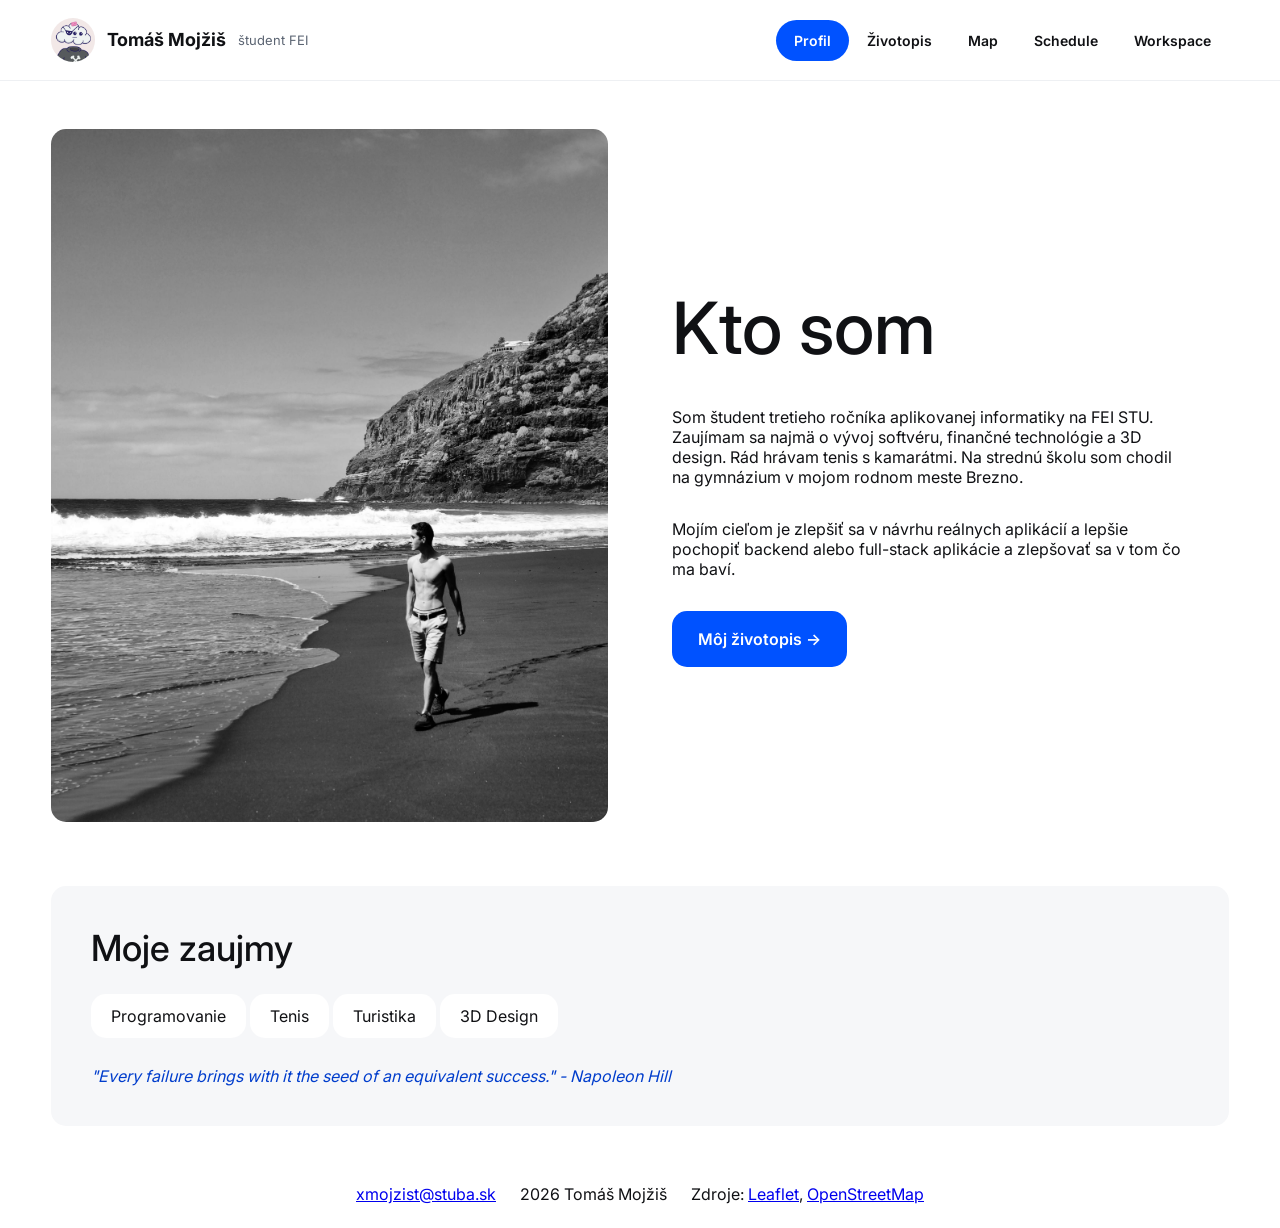
<file: index.html>
<!DOCTYPE html>
<html lang="sk">
<head>
    <meta charset="UTF-8">
    <meta name="viewport" content="width=device-width, initial-scale=1.0">
    <title>Tomáš Mojžiš - Profil</title>
    <link rel="icon" type="image/jpeg" href="img/pfp.jpg">
    <link rel="stylesheet" href="css/styles.css">
</head>

<body>
    <header>
        <h1><a href="index.html"><img src="img/pfp.jpg"><span>Tomáš Mojžiš</span><small class="header-subtitle">študent FEI</small></a></h1>
            <label class="hamburger">
                <input type="checkbox">
                <span aria-hidden="true">&#9776;</span>
            </label>
            <ul class="navbar">
            <li><a href="index.html" aria-current="page">Profil</a></li>
            <li><a href="pages/cv.html">Životopis </a></li>
            <li><a href="pages/map.html">Map</a></li>
            <li><a href="pages/schedule.html">Schedule</a></li>
            <li><a href="pages/workspace.html">Workspace</a></li>
            </ul>
    </header>

    <main>
        <section class="main-section">
            <img class="main-img" src="img/20240620_202503.jpg" alt="tenerife" width="2761" height="3681" loading="lazy">
            <div class="main-intro">
            <h1 id="about-me">Kto som</h1>

            <p>
                Som študent tretieho ročníka aplikovanej informatiky
                na FEI STU. Zaujímam sa najmä o vývoj softvéru,
                finančné technológie a 3D design. Rád hrávam tenis s kamarátmi.
                Na strednú školu som chodil na gymnázium v mojom rodnom meste Brezno.
            </p>

            <p>
                Mojím cieľom je zlepšiť sa v návrhu reálnych aplikácií
                a lepšie pochopiť backend alebo full-stack aplikácie a 
                zlepšovať sa v tom čo ma baví.
            </p>
            <h2><a class="button" href="pages/cv.html">Môj životopis &rarr;</a></h2>
            </div>
        </section>
        <section class="interests">
            <h2>Moje zaujmy</h2>
            <ul>
                <li>Programovanie</li>
                <li>Tenis</li>
                <li>Turistika</li>
                <li>3D Design</li>
            </ul>

            <aside>
                "Every failure brings with it the seed of an equivalent success." - Napoleon Hill
            </aside>
        </section>
    </main>
    <footer>
        <address>
            <a href="mailto:xmojzist@stuba.sk">xmojzist@stuba.sk</a>
        </address>
        <p>2026 Tomáš Mojžiš</p>
        <p>Zdroje: <a href="https://leafletjs.com/">Leaflet</a>, <a href="https://www.openstreetmap.org/">OpenStreetMap</a></p>
    </footer>
</body>
</html>
</file>
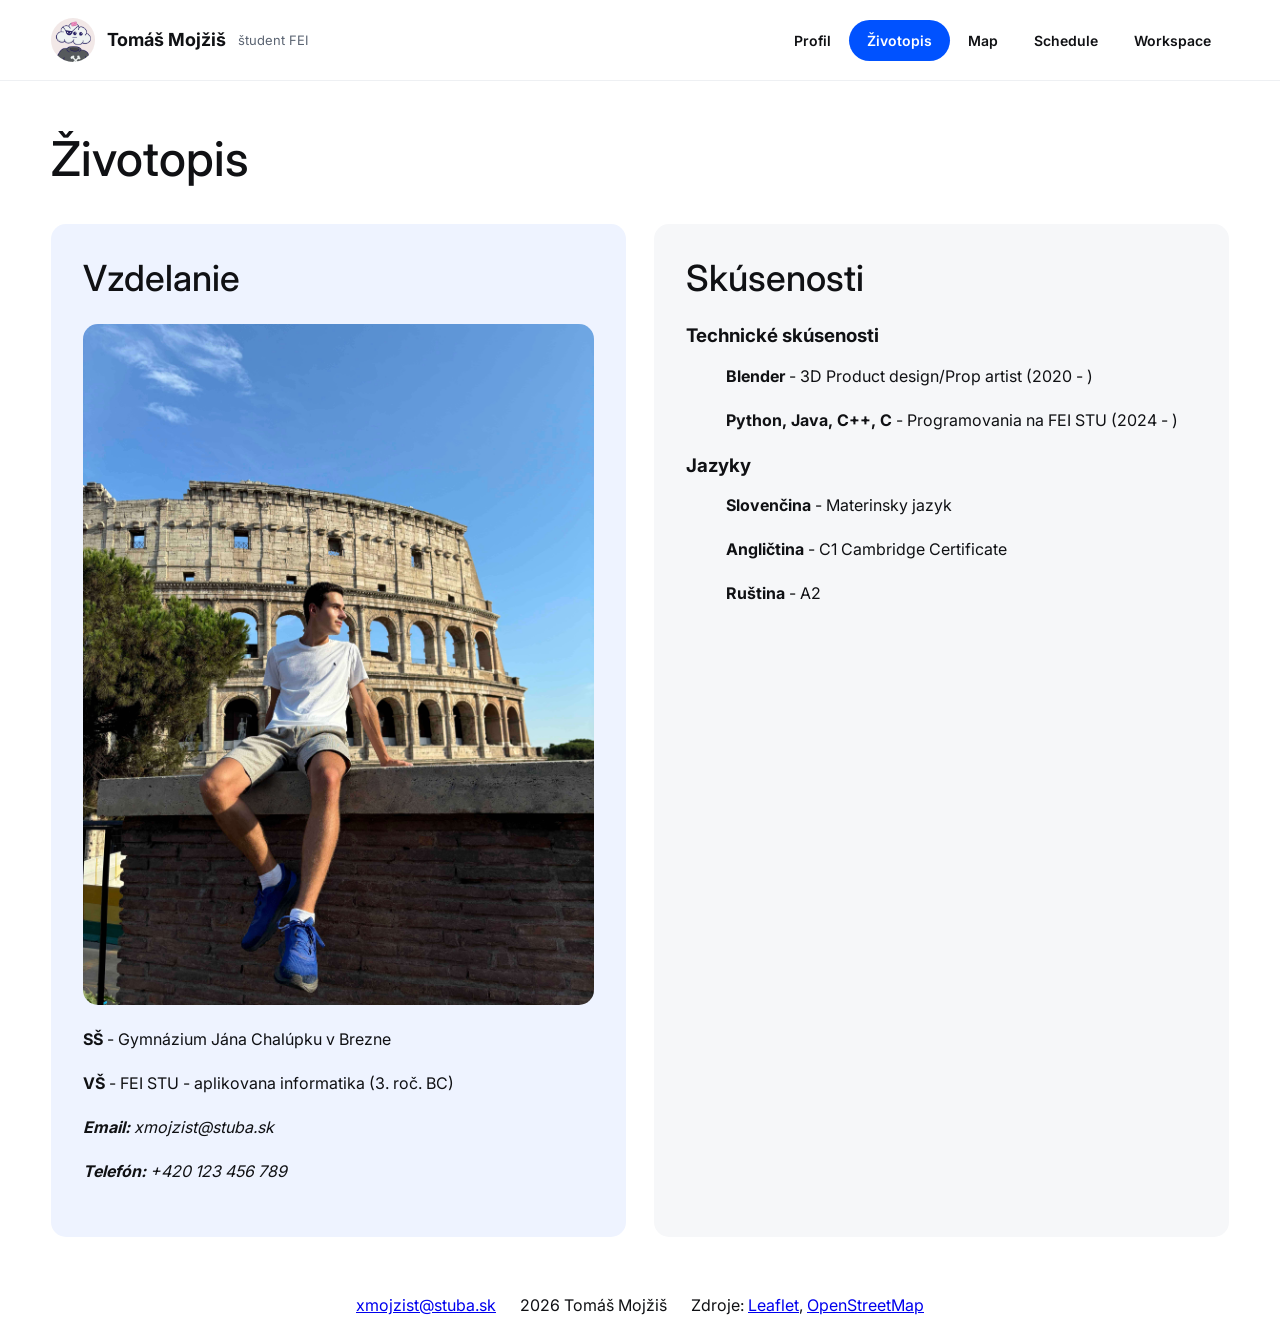
<file: pages/cv.html>
<!DOCTYPE html>
<html lang="sk">
<head>
    <meta charset="UTF-8">
    <meta name="viewport" content="width=device-width, initial-scale=1.0">
    <title>Tomáš Mojžiš - Životopis</title>
    <link rel="icon" type="image/jpeg" href="../img/pfp.jpg">
    <link rel="stylesheet" href="../css/styles.css">
    <link rel="stylesheet" href="../css/print.css" media="print">
</head>

<body>
    <header>
        <h1><a href="../index.html"><img src="../img/pfp.jpg"><span>Tomáš Mojžiš</span><small class="header-subtitle">študent FEI</small></a></h1>
            <label class="hamburger">
                <input type="checkbox">
                <span aria-hidden="true">&#9776;</span>
            </label>
            <ul class="navbar">
            <li><a href="../index.html">Profil</a></li>
            <li><a href="cv.html" aria-current="page">Životopis </a></li>
            <li><a href="map.html">Map</a></li>
            <li><a href="schedule.html">Schedule</a></li>
            <li><a href="workspace.html">Workspace</a></li>
            </ul>
    </header>

    <main>
        <h1>Životopis</h1>

        <section class="cv-section">
            <article class="cv-article-left">
                <h2>Vzdelanie</h2>
                <img src="../img/ig_shot4.jpg">
                <p><strong>SŠ</strong> - Gymnázium Jána Chalúpku v Brezne</p>
                <p><strong>VŠ</strong> - FEI STU - aplikovana informatika (3. roč. BC)</p>
                <address>
                    <p><strong>Email:</strong> xmojzist@stuba.sk</p>
                    <p><strong>Telefón:</strong> +420 123 456 789</p>
                </address>
            </article>

            <article class="cv-article-right">
                <h2>Skúsenosti</h2>
                <h3>Technické skúsenosti</h3>
                <ul>
                    <li><strong>Blender</strong> - 3D Product design/Prop artist (2020 - )</li>
                    <li><strong>Python, Java, C++, C</strong> - Programovania na FEI STU (2024 - )</li>
                </ul>
                <h3 class="languages">Jazyky</h3>
                <ul>
                    <li><strong>Slovenčina</strong> - Materinsky jazyk</li>
                    <li><strong>Angličtina</strong> - C1 Cambridge Certificate</li>
                    <li><strong>Ruština</strong> - A2</li>
                </ul>
            </article>
        </section>
    </main>
    <footer>
        <address>
            <a href="mailto:xmojzist@stuba.sk">xmojzist@stuba.sk</a>
        </address>
        <p>2026 Tomáš Mojžiš</p>
        <p>Zdroje: <a href="https://leafletjs.com/">Leaflet</a>, <a href="https://www.openstreetmap.org/">OpenStreetMap</a></p>
    </footer>
</body>
</html>
</file>
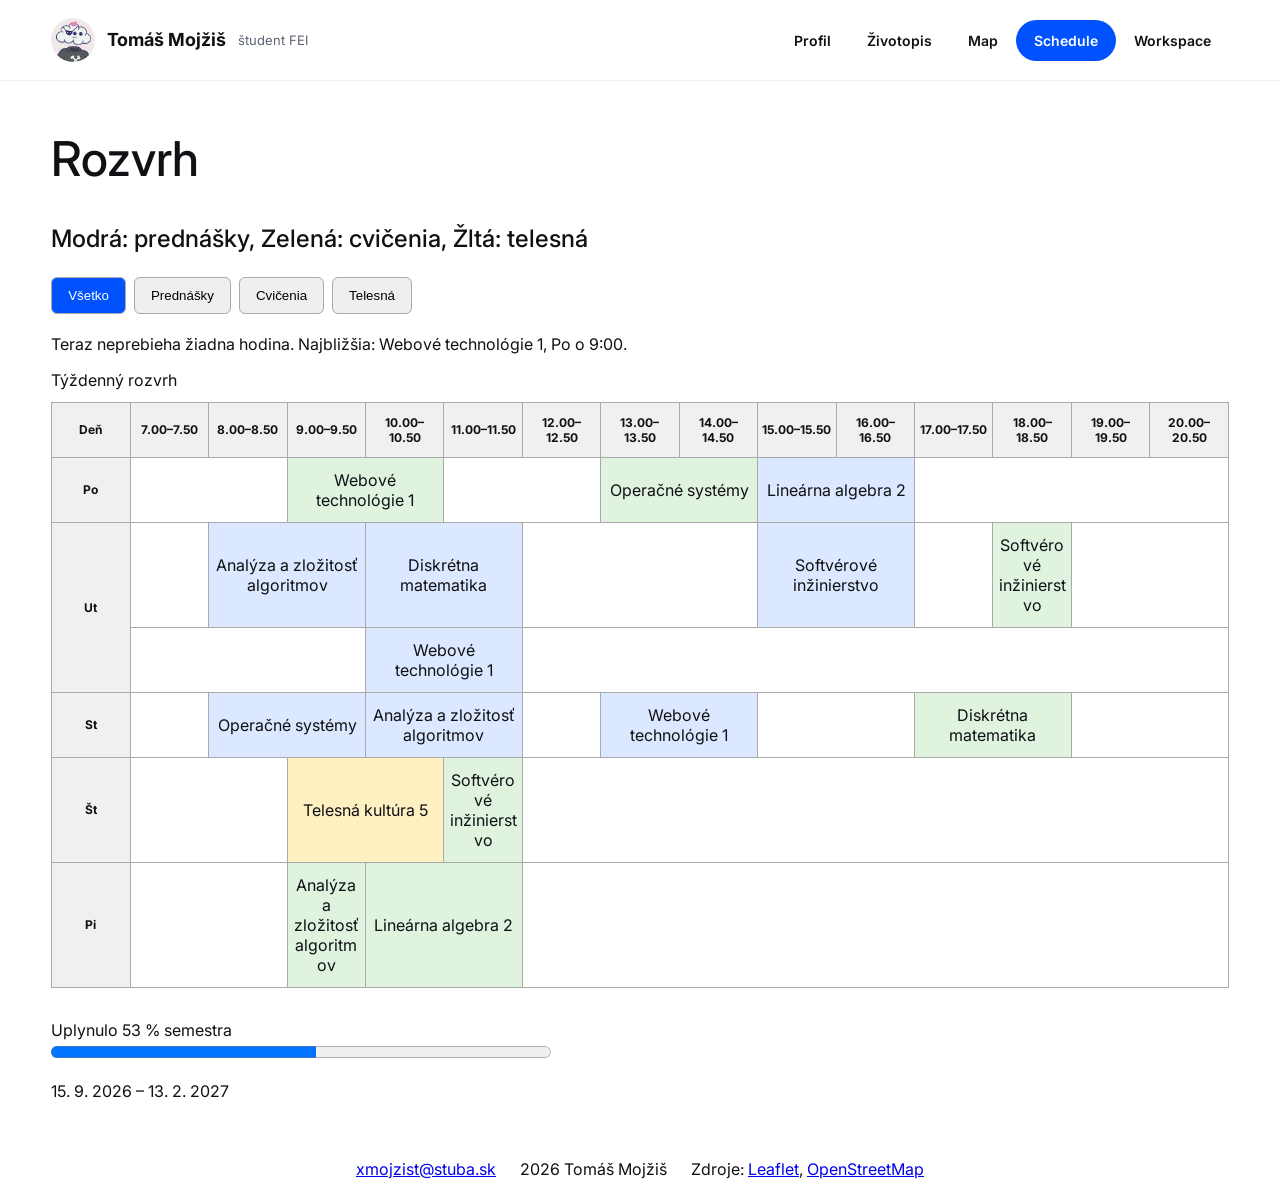
<file: pages/schedule.html>
<!DOCTYPE html>
<html lang="sk">
<head>
    <meta charset="UTF-8">
    <meta name="viewport" content="width=device-width, initial-scale=1.0">
    <title>Tomáš Mojžiš - Schedule</title>
    <link rel="icon" type="image/jpeg" href="../img/pfp.jpg">
    <link rel="stylesheet" href="../css/styles.css">
    <style>
        .schedule-filters {
            display: flex;
            gap: 8px;
            margin-bottom: 20px;
        }

        .schedule-filters button {
            padding: 10px 16px;
            border: 1px solid #aaa;
            border-radius: 6px;
            cursor: pointer;
        }

        .schedule-filters .is-active {
            background: #0052ff;
            color: white;
        }

        .schedule-scroll {
            overflow-x: auto;
            margin-bottom: 32px;
        }

        .schedule {
            width: 100%;
            min-width: 1100px;
            table-layout: fixed;
            border-collapse: collapse;
        }

        .schedule caption {
            margin-bottom: 12px;
            text-align: left;
        }

        .schedule th, .schedule td {
            border: 1px solid #aaa;
            padding: 12px 4px;
            text-align: center;
            overflow-wrap: break-word;
        }

        .schedule th {
            background: #f0f0f0;
            font-size: 12px;
        }

        .lecture { background: #dce8ff; }
        .exercise { background: #dff3df; }
        .sport { background: #fff0c2; }
        .is-current { outline: 3px solid #d7284d; outline-offset: -3px; font-weight: 700; }

        .schedule-status { margin: 0 0 16px; }

        .filtered-out { background: transparent; }
        .filtered-out span { visibility: hidden; }

        .semester-progress label { display: block; }
        .semester-progress progress {
            width: 100%;
            max-width: 500px;
            height: 24px;
        }
    </style>
</head>
<body>
    <header>
        <h1><a href="../index.html"><img src="../img/pfp.jpg"><span>Tomáš Mojžiš</span><small class="header-subtitle">študent FEI</small></a></h1>
            <label class="hamburger">
                <input type="checkbox">
                <span aria-hidden="true">&#9776;</span>
            </label>
            <ul class="navbar">
            <li><a href="../index.html">Profil</a></li>
            <li><a href="cv.html">Životopis </a></li>
            <li><a href="map.html">Map</a></li>
            <li><a href="schedule.html" aria-current="page">Schedule</a></li>
            <li><a href="workspace.html">Workspace</a></li>
            </ul>
    </header>

    <main>
        <h1>Rozvrh</h1>
        <h2>Modrá: prednášky, Zelená: cvičenia, Žltá: telesná</h2>
        <div class="schedule-filters" role="group" aria-label="Zobraziť hodiny">
            <button type="button" data-filter="all" class="is-active" aria-pressed="true">Všetko</button>
            <button type="button" data-filter="lecture" aria-pressed="false">Prednášky</button>
            <button type="button" data-filter="exercise" aria-pressed="false">Cvičenia</button>
            <button type="button" data-filter="sport" aria-pressed="false">Telesná</button>
        </div>
        <p class="schedule-status" role="status" aria-live="polite"></p>
        <p class="schedule-empty" role="status" aria-live="polite" hidden>Pre zvolený filter nie sú v rozvrhu žiadne hodiny.</p>

        <div class="schedule-scroll">
            <table class="schedule">
                <caption>Týždenný rozvrh</caption>
                <thead>
                    <tr>
                        <th scope="col">Deň</th>
                        <th scope="col">7.00–7.50</th>
                        <th scope="col">8.00–8.50</th>
                        <th scope="col">9.00–9.50</th>
                        <th scope="col">10.00–10.50</th>
                        <th scope="col">11.00–11.50</th>
                        <th scope="col">12.00–12.50</th>
                        <th scope="col">13.00–13.50</th>
                        <th scope="col">14.00–14.50</th>
                        <th scope="col">15.00–15.50</th>
                        <th scope="col">16.00–16.50</th>
                        <th scope="col">17.00–17.50</th>
                        <th scope="col">18.00–18.50</th>
                        <th scope="col">19.00–19.50</th>
                        <th scope="col">20.00–20.50</th>
                    </tr>
                </thead>
                <tbody>
                    <tr>
                        <th scope="row">Po</th>
                        <td colspan="2"></td>
                        <td colspan="2" class="exercise" data-day="1" data-hour="9"><span>Webové technológie 1</span></td>
                        <td colspan="2"></td>
                        <td colspan="2" class="exercise" data-day="1" data-hour="13"><span>Operačné systémy</span></td>
                        <td colspan="2" class="lecture" data-day="1" data-hour="15"><span>Lineárna algebra 2</span></td>
                        <td colspan="4"></td>
                    </tr>
                </tbody>
                <tbody>
                    <tr>
                        <th scope="rowgroup" rowspan="2">Ut</th>
                        <td></td>
                        <td colspan="2" class="lecture" data-day="2" data-hour="8"><span>Analýza a zložitosť algoritmov</span></td>
                        <td colspan="2" class="lecture" data-day="2" data-hour="10"><span>Diskrétna matematika</span></td>
                        <td colspan="3"></td>
                        <td colspan="2" class="lecture" data-day="2" data-hour="15"><span>Softvérové inžinierstvo</span></td>
                        <td></td>
                        <td class="exercise" data-day="2" data-hour="18"><span>Softvérové inžinierstvo</span></td>
                        <td colspan="2"></td>
                    </tr>
                    <tr>
                        <td colspan="3"></td>
                        <td colspan="2" class="lecture" data-day="2" data-hour="10"><span>Webové technológie 1</span></td>
                        <td colspan="9"></td>
                    </tr>
                </tbody>
                <tbody>
                    <tr>
                        <th scope="row">St</th>
                        <td></td>
                        <td colspan="2" class="lecture" data-day="3" data-hour="8"><span>Operačné systémy</span></td>
                        <td colspan="2" class="lecture" data-day="3" data-hour="10"><span>Analýza a zložitosť algoritmov</span></td>
                        <td></td>
                        <td colspan="2" class="lecture" data-day="3" data-hour="13"><span>Webové technológie 1</span></td>
                        <td colspan="2"></td>
                        <td colspan="2" class="exercise" data-day="3" data-hour="17"><span>Diskrétna matematika</span></td>
                        <td colspan="2"></td>
                    </tr>
                    <tr>
                        <th scope="row">Št</th>
                        <td colspan="2"></td>
                        <td colspan="2" class="sport" data-day="4" data-hour="9"><span>Telesná kultúra 5</span></td>
                        <td class="exercise" data-day="4" data-hour="11"><span>Softvérové inžinierstvo</span></td>
                        <td colspan="9"></td>
                    </tr>
                    <tr>
                        <th scope="row">Pi</th>
                        <td colspan="2"></td>
                        <td class="exercise" data-day="5" data-hour="9"><span>Analýza a zložitosť algoritmov</span></td>
                        <td colspan="2" class="exercise" data-day="5" data-hour="10"><span>Lineárna algebra 2</span></td>
                        <td colspan="9"></td>
                    </tr>
                </tbody>
            </table>
        </div>

        <div class="semester-progress">
            <label for="semester-bar">Uplynulo <span id="semester-percent">0 %</span> semestra</label>
            <progress id="semester-bar" max="100" value="0">0 %</progress>
            <p>15. 9. 2026 – 13. 2. 2027</p>
        </div>
    </main>

    <footer>
        <address>
            <a href="mailto:xmojzist@stuba.sk">xmojzist@stuba.sk</a>
        </address>
        <p>2026 Tomáš Mojžiš</p>
        <p>Zdroje: <a href="https://leafletjs.com/">Leaflet</a>, <a href="https://www.openstreetmap.org/">OpenStreetMap</a></p>
    </footer>

    <script src="../js/schedule.js"></script>
</body>
</html>
</file>
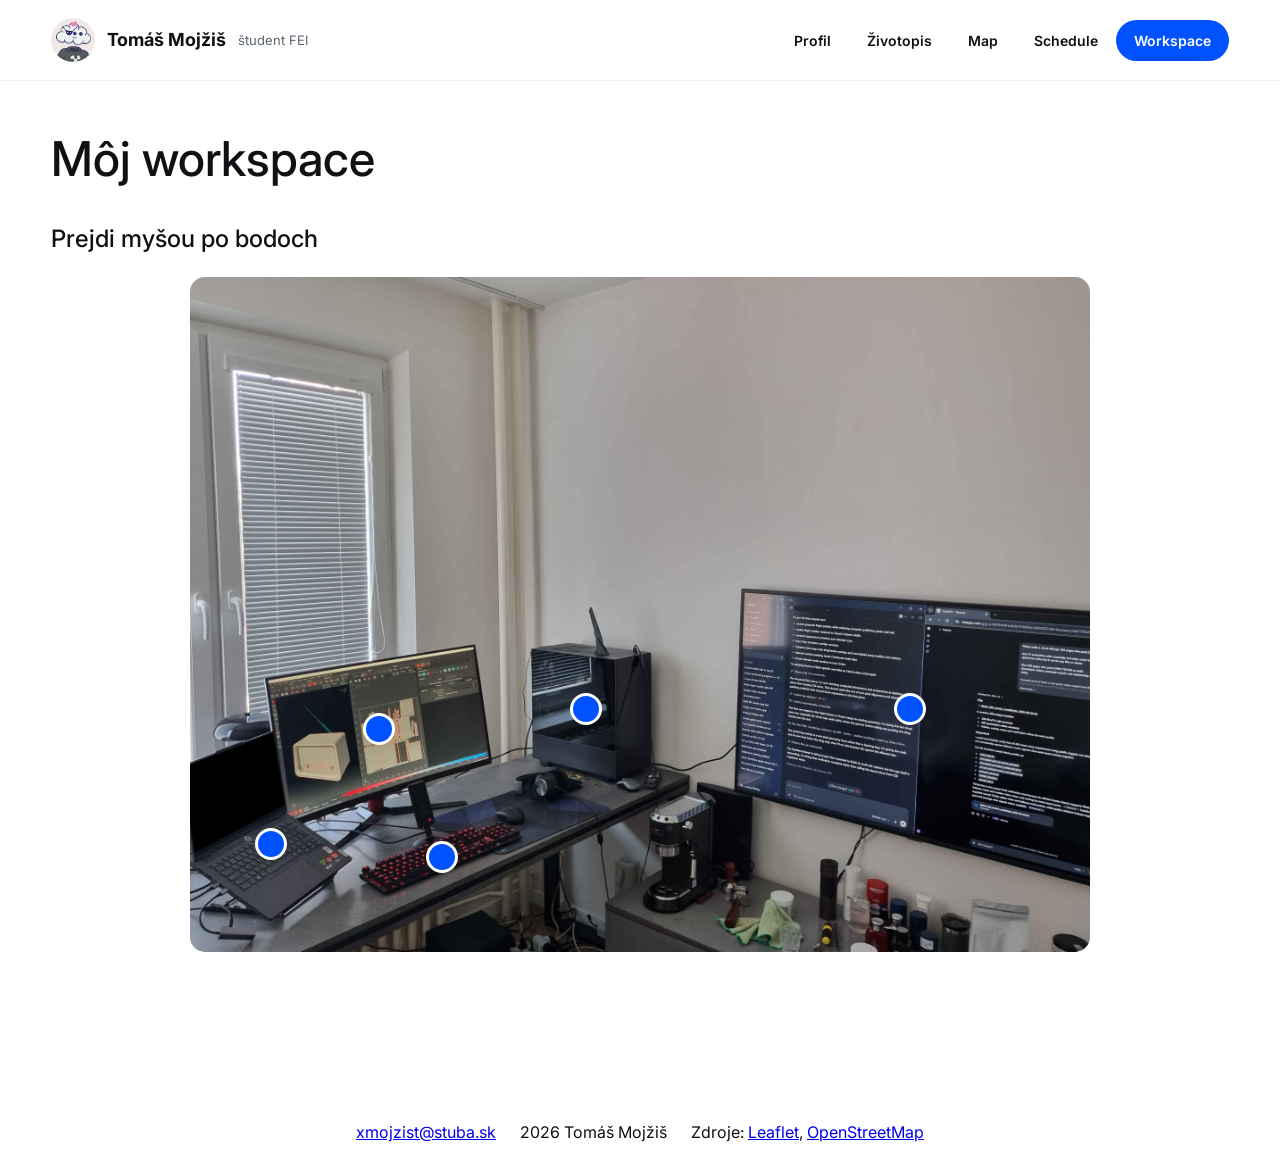
<file: pages/workspace.html>
<!DOCTYPE html>
<html lang="sk">
<head>
    <meta charset="UTF-8">
    <meta name="viewport" content="width=device-width, initial-scale=1.0">
    <title>Tomáš Mojžiš - Workspace</title>
    <link rel="icon" type="image/jpeg" href="../img/pfp.jpg">
    <link rel="stylesheet" href="../css/styles.css">
</head>

<body class="workspace-page">
    <header>
        <h1><a href="../index.html"><img src="../img/pfp.jpg"><span>Tomáš Mojžiš</span><small class="header-subtitle">študent FEI</small></a></h1>
            <label class="hamburger">
                <input type="checkbox">
                <span aria-hidden="true">&#9776;</span>
            </label>
            <ul class="navbar">
            <li><a href="../index.html">Profil</a></li>
            <li><a href="cv.html">Životopis </a></li>
            <li><a href="map.html">Map</a></li>
            <li><a href="schedule.html">Schedule</a></li>
            <li><a href="workspace.html" aria-current="page">Workspace</a></li>
            </ul>
    </header>

    <main>
    <h1>Môj workspace</h1>
    <h2 class="page-subtitle small-subtitle">Prejdi myšou po bodoch</h2>
    <figure class="hotspot-image">
      <img src="../img/setup1.jpg">

      <div class="hotspot" style="--x: 9%; --y: 84%">
        <button class="hotspot__dot" type="button" aria-label="Notebook"></button>
        <div class="hotspot__panel">
          <h2>Notebook</h2>
          <p>R7 7840HS RTX4060 16GB</p>
        </div>
      </div>

      <div class="hotspot" style="--x: 21%; --y: 67%">
        <button class="hotspot__dot" type="button" aria-label="Monitor"></button>
        <div class="hotspot__panel">
          <h2>Monitor</h2>
          <p>32" 165hz IPS</p>
        </div>
      </div>

      <div class="hotspot" style="--x: 44%; --y: 64%">
        <button class="hotspot__dot" type="button" aria-label="Počítač"></button>
        <div class="hotspot__panel">
          <h2>Stolný počítač</h2>
          <p>R7 5800X GTX970 32GB</p>
        </div>
      </div>

      <div class="hotspot" style="--x: 28%; --y: 86%">
        <button class="hotspot__dot" type="button" aria-label="Klavesnica"></button>
        <div class="hotspot__panel">
          <h2>Klávesnica</h2>
          <p>HyperX Allow FPS</p>
        </div>
      </div>

      <div class="hotspot hotspot--left" style="--x: 80%; --y: 64%">
        <button class="hotspot__dot" type="button" aria-label="Telka"></button>
        <div class="hotspot__panel">
          <h2>Telka</h2>
          <p>Samsung 55"</p>
        </div>
      </div>
    </figure>
    </main>
    <footer>
        <address>
            <a href="mailto:xmojzist@stuba.sk">xmojzist@stuba.sk</a>
        </address>
        <p>2026 Tomáš Mojžiš</p>
        <p>Zdroje: <a href="https://leafletjs.com/">Leaflet</a>, <a href="https://www.openstreetmap.org/">OpenStreetMap</a></p>
    </footer>

</body>
</html>
</file>
<file: css/styles.css>
@font-face {
    font-family: "Font";
    src: url("../fonts/Inter-VariableFont_opsz,wght.ttf") format("truetype");
}

body {
    font-family: "Font", sans-serif;
    color: #101114;
    margin: 0;
}

header, footer, .navbar, header h1 a, .map-controls, .map-points li {
    display: flex;
}

header, footer, .navbar, header h1 a, .map-points li {
    align-items: center;
}

footer, .navbar { justify-content: center; }
.navbar, .interests ul, .map-points ul { list-style: none; padding: 0; }
.navbar, footer p, header h1, .main-section h2 { margin: 0; }
.navbar a, header h1 a { color: #101114; text-decoration: none; }
.cv-article-left, .cv-article-right, .main-img, .main-section .button,
.interests, .interests li, .cv-section img, .hotspot-image img,
.hotspot__panel { border-radius: 15px; }

header {
    padding: 18px 4%;
    border-bottom: 1px solid #eef0f3;
    gap: 24px;
    justify-content: space-between;
}

footer {
    flex-wrap: wrap;
    gap: 8px 24px;
    text-align: center;
    padding: 10px 10px 24px;
}

footer address {
    font-style: normal;
}

.navbar a {
    padding: 12px 18px;
    font-size: 14px;
    font-weight: 600;
}

.navbar a[aria-current="page"] {
    background-color: #0052ff;
    color: white;
    border-radius: 30px;
}

.cv-section, .main-section {
    display: grid;
    grid-template-columns: 1fr 1fr;
    gap: 28px;
}

.cv-article-left, .cv-article-right {
    padding: 32px;
}

.cv-article-left{
    background-color: #eef3ff;
}

.cv-article-right{
    background-color: #f6f7f9;
}

main h1 {
    font-size: 48px;
    font-weight: 500;
    margin: 0 0 36px;
}

main h2 {
    font-size: 24px;
    font-weight: 500;
    margin: 0 0 24px;
}

.cv-section h2, .interests h2 { font-size: 36px; }

.cv-section ul { list-style: none; }

.cv-section li, .cv-section p { 
    margin: 0 0 24px; 
}

.cv-section img {
    display: block;
    width: 100%;
    margin-bottom: 24px;
}

main {
    width: 92%;
    max-width: 1400px;
    margin: 48px auto;
}

header h1 img {
    width: 44px;
    border-radius: 50%;
}

header h1 { font-size: 18px; }
header h1 a { gap: 12px; }

.header-subtitle {
    color: #5b6472;
    font-size: 13px;
    font-weight: 400;
}

.main-section {
    align-items: center;
    column-gap: 64px;
    margin-bottom: 64px;
}

.main-intro { max-width: 520px; }

.main-img{
    display: block;
    width: 100%;
    max-height: 693px;
    object-fit: cover;
}

.main-section h1 {
    font-size: 72px;
}

.main-section h2 { font-size: 16px; }

.main-section p {
    margin: 0 0 32px;
}

.main-section .button {
    display: inline-block;
    padding: 18px 26px;
    background-color: #0052ff;
    color: #ffffff;
    font-weight: 600;
    text-decoration: none;
}

.button:hover, .button:focus {
    background-color: #003dcc;
}

.interests {
    padding: 40px;
    background-color: #f6f7f9;
}

.interests li { 
    padding: 12px 20px;
    margin-bottom: 12px;
    background-color: #ffffff;
    display: inline-block;
}

.interests aside { color: #003dcc; font-style: italic; }

#map {
    height: 650px;
}

.map-points { margin-top: 24px; }
.map-controls { flex-wrap: wrap; gap: 16px; margin-bottom: 12px; }
.map-controls label { display: grid; gap: 6px; }
.map-controls select { max-width: 100%; padding: 8px; font: inherit; }
.map-points h2 { margin-bottom: 12px; }
.map-points li { gap: 12px; margin-bottom: 8px; }
.map-points button { padding: 6px 10px; cursor: pointer; }

.hotspot-image {
    --dot-size: 2rem;
    --color-surface: #ffffff;
    --color-accent: #0052ff;
    --color-brand: #003dcc;
    position: relative;
    max-width: 900px;
    margin: 0 auto 10rem;
}

.hotspot-image img {
    display: block;
    width: 100%;
}

.hotspot {
    width: var(--dot-size);
    height: var(--dot-size);
    position: absolute;
    left: var(--x);
    top: var(--y);
    transform: translate(-50%, -50%);
}

.hotspot__dot {
    box-sizing: border-box;
    display: block;
    width: 100%;
    height: 100%;
    padding: 0;
    border: 3px solid var(--color-surface);
    border-radius: 50%;
    background: var(--color-accent);
}

.hotspot__panel {
    position: absolute;
    top: 100%;
    left: 0;
    box-sizing: border-box;
    width: 16rem;
    padding: 1rem;
    background: var(--color-surface);
    border-left: 4px solid var(--color-brand);
    visibility: hidden;
}

.hotspot:is(:hover, :focus-within) { z-index: 10; }

.hotspot:hover .hotspot__panel,
.hotspot-image:not(:has(.hotspot:hover)) .hotspot:focus-within .hotspot__panel {
    visibility: visible;
}

.hotspot--left .hotspot__panel {
    left: auto;
    right: 0;
}

.hotspot__panel h2 {
    margin: 0 0 0.25rem;
    font-size: 1rem;
}

.hamburger { display: none; }

@media (max-width: 768px) {

    .cv-section, .main-section { grid-template-columns: 1fr; }
    .main-section h1 { font-size: 48px; }

    .hotspot { position: static; width: auto; height: 0; transform: none; }

    .hotspot__dot {
        position: absolute;
        width: var(--dot-size);
        height: var(--dot-size);
        left: var(--x);
        top: var(--y);
        transform: translate(-50%, -50%);
    }

    .hotspot .hotspot__panel,
    .hotspot:is(:hover, :focus-within) .hotspot__panel {
        left: 0;
        right: auto;
        width: 100%;
        height: 9rem;
        overflow: auto;
        visibility: hidden;
    }

    .hotspot:focus-within .hotspot__panel,
    .hotspot-image:not(:has(.hotspot:focus-within)) .hotspot:first-of-type .hotspot__panel {
        visibility: visible;
    }

    header { flex-wrap: wrap; gap: 12px; }

    .hamburger {
        display: grid;
        align-items: center;
        justify-items: center;
        position: relative;
        width: 44px;
        height: 44px;
        font-size: 28px;
    }

    .hamburger input {
        position: absolute;
        inset: 0;
        width: 100%;
        height: 100%;
        margin: 0;
        opacity: 0;
        cursor: pointer;
    }

    header .navbar {
        display: none;
        width: 100%;
        flex-direction: column;
        align-items: stretch;
        gap: 0;
    }

    header:has(.hamburger input:checked) .navbar { display: flex; }
    header .navbar a { display: block; }
}
</file>
<file: css/print.css>
@page {
    size: A4;
    margin: 12mm;
}

@media print {
    body {
        color: #000;
        background: #fff;
        font-size: 10pt;
    }

    header,
    footer {
        display: none;
    }

    main {
        width: 100%;
        max-width: none;
        margin: 0;
    }

    main h1 {
        font-size: 22pt;
        margin: 0 0 8mm;
    }

    .cv-section {
        display: flex;
        align-items: stretch;
        gap: 8mm;
        margin: 0;
    }

    .cv-article-left,
    .cv-article-right {
        min-width: 0;
        padding: 0;
        background: transparent;
        border-radius: 0;
    }

    .cv-section h2 {
        font-size: 16pt;
        margin: 0 0 4mm;
    }

    .cv-section h3,
    .cv-section .languages {
        font-size: 12pt;
        margin: 5mm 0 3mm;
    }

    .cv-section li,
    .cv-section p {
        margin: 0 0 3mm;
    }

    .cv-section ul {
        padding-left: 5mm;
    }

    .cv-section img {
        width: 100%;
        max-height: 85mm;
        object-fit: contain;
        object-position: left top;
        margin-bottom: 4mm;
    }
}
</file>
